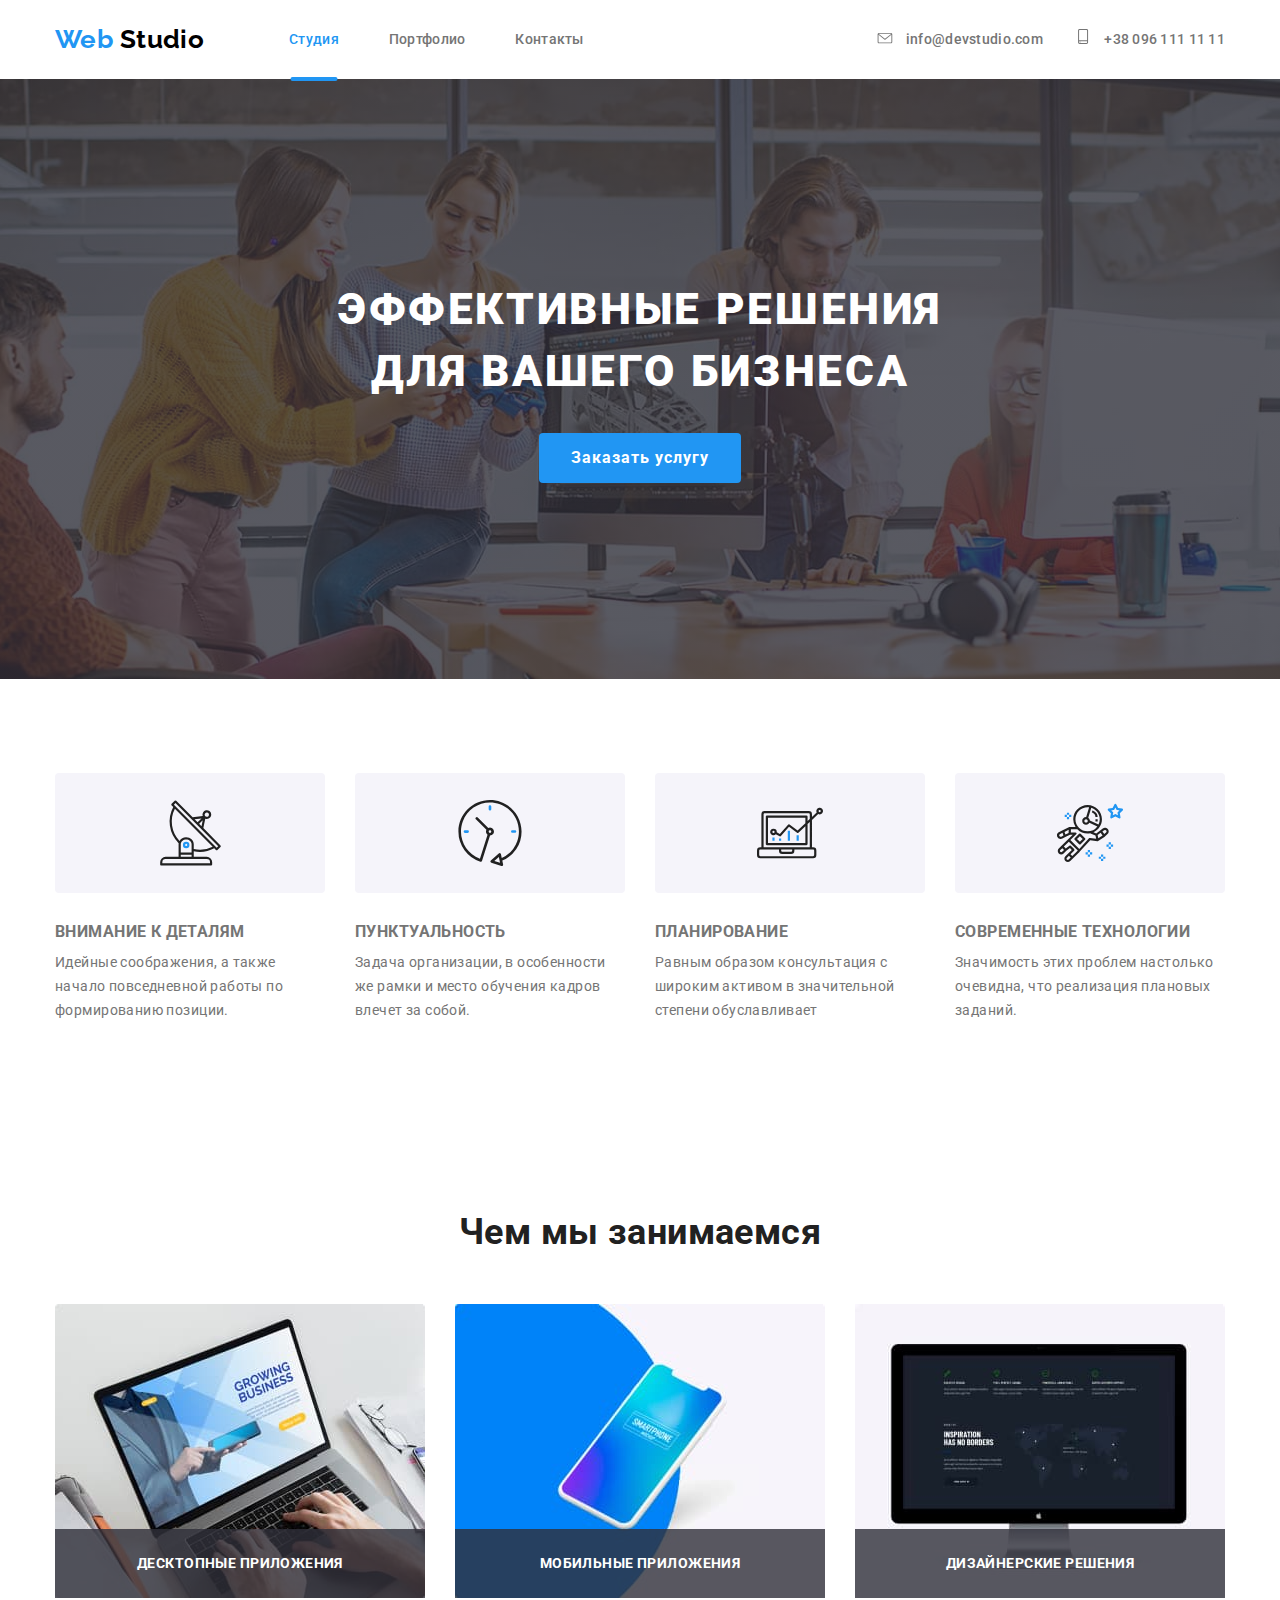
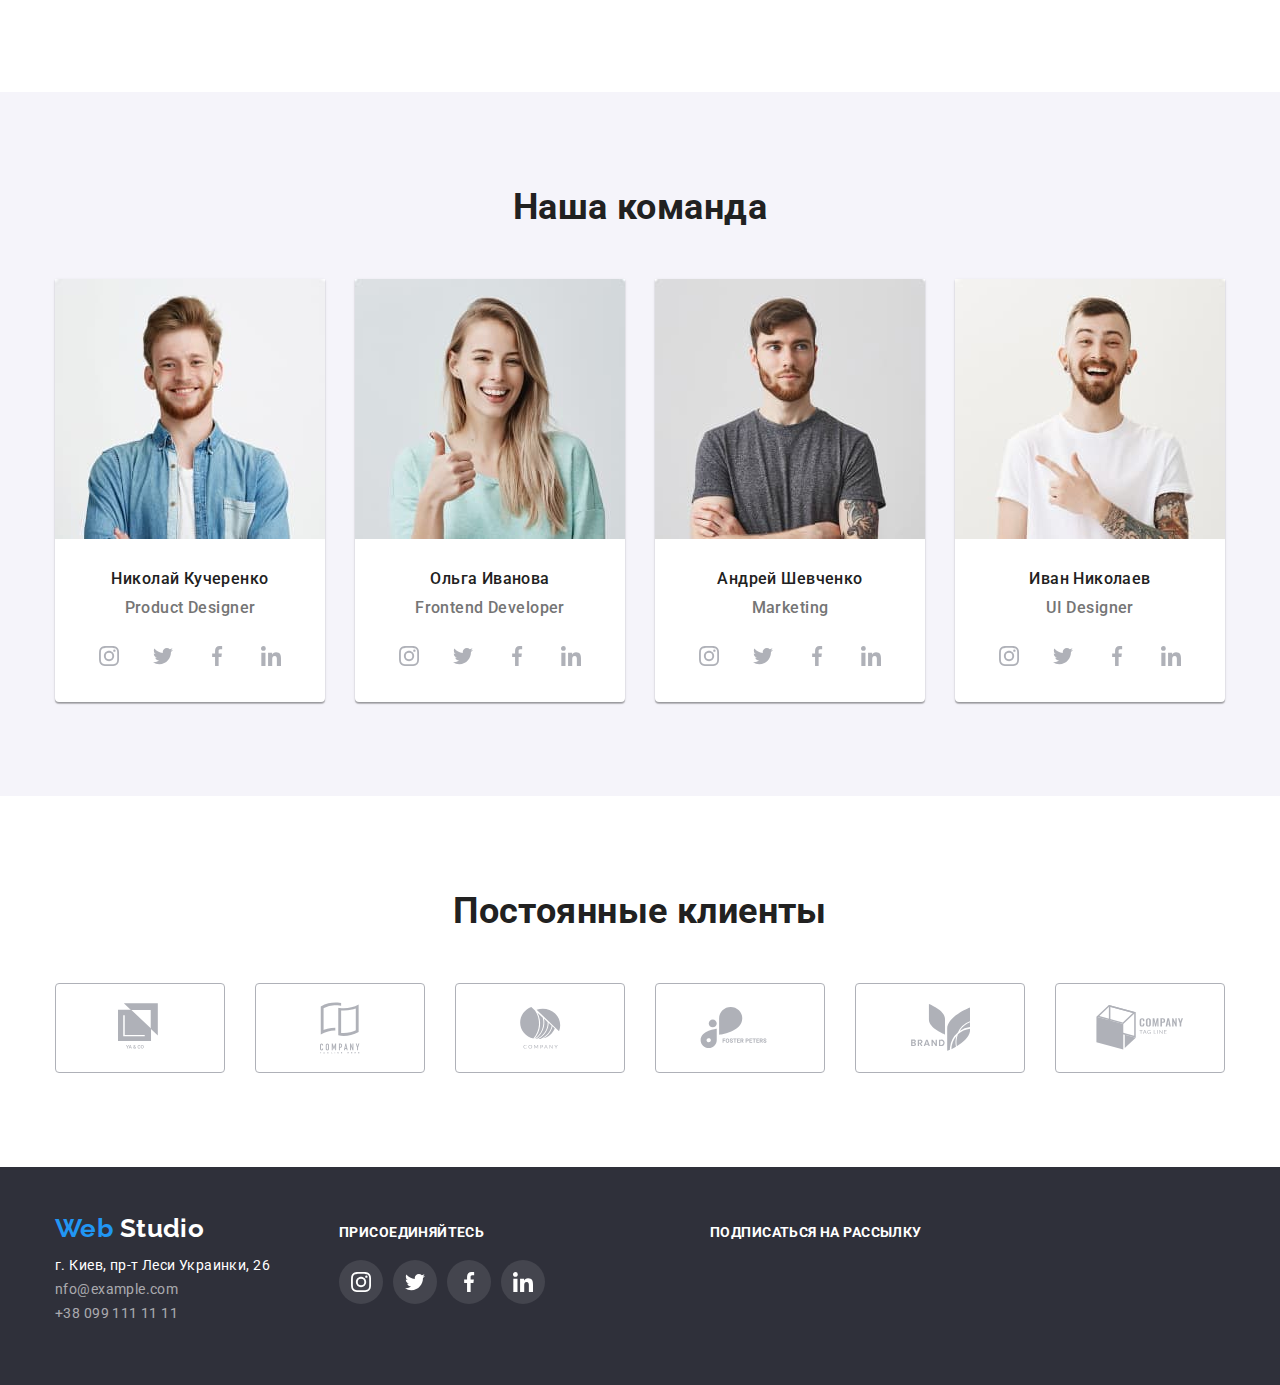
<file: index.html>
<!DOCTYPE html>
<html lang="ru">

<head>
    <meta charset="UTF-8">
    <meta name="viewport" content="width=device-width, initial-scale=1.0">
    <title>Web Studio</title>
    <link
        href="https://fonts.googleapis.com/css2?family=Raleway:wght@700&family=Roboto:wght@400;500;700;900&display=swap"
        rel="stylesheet">
    <link rel="stylesheet"
        href="https://cdnjs.cloudflare.com/ajax/libs/modern-normalize/0.6.0/modern-normalize.min.css">
    <link rel="stylesheet" href="./css/main.css">
</head>

<body>
    <!-- шапка сайта -->
    <header class="page-header">
        <div class="contenier main-nav">
            <nav class="nav">
                <a href="./index.html " class="logo-header"> <span class="logo-blue">Web</span> Studio</a>
                <ul class="nav-list">
                    <li class="item"><a href="#" class="nav-link studio"> Студия</a></li>
                    <li class="item"><a href="./portfolio.html" class="nav-link">Портфолио</a></li>
                    <li class="item"><a href="#" class="nav-link">Контакты</a></li>
                </ul>
            </nav>
            <ul class="contact-list">
                <li class="item">
                    <a href="mailo:info@devstudio.com" class="contact-mailo">
                        <svg class="contact-icon" width="16" height="11">
                            <use href="./img/symbol-defs.svg#icon-envelope"></use>
                        </svg>
                        info@devstudio.com
                    </a>
                </li>
                <li class="item">
                    <a href="tel:+380961111111" class="contact-tel">
                        <svg class="contact-icon" width="16" height="15">
                            <use href="./img/symbol-defs.svg#icon-phone"></use>
                        </svg>
                        +38 096 111 11 11
                    </a>
                </li>
            </ul>
        </div>
    </header>
    <main>
        <!-- Hero -->
        <div>
            <section class="hero">
                <h1 class="hero-title">Эффективные решения<br>для вашего бизнеса</h1>
                <a href="" class="hero-btn">Заказать услугу</a>
            </section>
        </div>

        <section class="section">
            <div class="contenier">
                <!-- скрытый заголовок -->
                <h2 class="title-hidden">Наши преимущества</h2>
                <ul class="link features-flexx ">
                    <li class="features-item">
                        <div class="features-icon">
                            <svg width="65" height="70">
                                <use href="./img/symbol-defs.svg#icon-antenna1">
                                </use>
                            </svg>
                        </div>
                        <h3 class="features-title">Внимание к деталям</h3>
                        <p class="features-text">Идейные соображения, а также начало повседневной работы по формированию
                            позиции.</p>
                    </li>
                    <li class="features-item">
                        <div class="features-icon">
                            <svg width="66" height="70">
                                <use href="./img/symbol-defs.svg#icon-clock1">
                                </use>
                            </svg>
                        </div>
                        <h3 class="features-title">Пунктуальность</h3>
                        <p class="features-text">Задача организации, в особенности же рамки и место обучения кадров
                            влечет
                            за собой.</p>
                    </li>
                    <li class="features-item">
                        <div class="features-icon">
                            <svg width="66" height="70">
                                <use href="./img/symbol-defs.svg#icon-diagram1">
                                </use>
                            </svg>
                        </div>
                        <h3 class="features-title">Планирование</h3>
                        <p class="features-text">Равным образом консультация с широким активом в значительной степени
                            обуславливает</p>
                    </li>
                    <li class="features-item">
                        <div class="features-icon">
                            <svg width="66" height="70">
                                <use href="./img/symbol-defs.svg#icon-astronaut1">
                                </use>
                            </svg>
                        </div>
                        <h3 class="features-title">Современные технологии</h3>
                        <p class="features-text">Значимость этих проблем настолько очевидна, что реализация плановых
                            заданий.</p>
                    </li>
                </ul>
            </div>
        </section>
        <!-- Чем мы занимаемся -->
        <section class="direction">
            <div class="contenier">
                <h2 class="section-title">Чем мы занимаемся</h2>
                <ul class="link direction-flex ">
                    <li class="direction-item">
                        <div class="position">
                            <img src="./img/imgphon.jpg" alt="ноутбук" width="370">
                            <p class="text">Десктопные приложения</p>
                        </div>
                    </li>
                    <li class="direction-item">
                        <div class="position">
                            <img src="./img/box.jpg" alt="мобильный телефон" width="370">
                            <p class="text">Мобильные приложения</p>
                        </div>
                    </li>
                    <li class="direction-item">
                        <div class="position">
                            <img src="./img/mono.jpg" alt="монитор" width="370">
                            <p class="text">Дизайнерские решения</p>
                        </div>
                    </li>
                </ul>
            </div>
        </section>
        <!-- Наша команда -->
        <section class="team">
            <div class="contenier">
                <h2 class="section-title">Наша команда</h2>
                <ul class="link team-flex">
                    <li class="team-item">
                        <img src="./img/img.jpg" alt="photo guy" width="270">
                        <p class="team-title">Николай Кучеренко</p>
                        <p class="team-role">Product Designer</p>
                        <ul class="icon-flex">
                            <li class="icon-item">
                                <a href="" class="social-link" aria-label="Instagram Link">
                                    <svg class="social-icon" width="20" height="20">
                                        <use href="./img/symbol-defs.svg#icon-instagram-2"></use>
                                    </svg>
                                </a>
                            </li>
                            <li class="icon-item">
                                <a href="" class="social-link" aria-label="Twitter Link">
                                    <svg class="social-icon" width="20" height="20">
                                        <use href="./img/symbol-defs.svg#icon-twitter-1"></use>
                                    </svg>
                                </a>
                            </li>
                            <li class="icon-item">
                                <a href="" class="social-link" aria-label="Facebook Link">
                                    <svg class="social-icon" width="20" height="20">
                                        <use href="./img/symbol-defs.svg#icon-facebook-1"></use>
                                    </svg>
                                </a>
                            </li>
                            <li class="icon-item">
                                <a href="" class="social-link" aria-label="FLinkedin Link">
                                    <svg class="social-icon" width="20" height="20">
                                        <use href="./img/symbol-defs.svg#icon-linkedin-1"></use>
                                    </svg>
                                </a>
                            </li>
                        </ul>
                    </li>
                    <li class="team-item">
                        <img src="./img/img-2.jpg" alt="photo girl" width="270">
                        <p class="team-title">Ольга Иванова</p>
                        <p class="team-role">Frontend Developer</p>
                        <ul class="icon-flex">
                            <li class="icon-item">
                                <a href="" class="social-link" aria-label="Instagram Link">
                                    <svg class="social-icon" width="20" height="20">
                                        <use href="./img/symbol-defs.svg#icon-instagram-2"></use>
                                    </svg>
                                </a>
                            </li>
                            <li class="icon-item">
                                <a href="" class="social-link" aria-label="Twitter Link">
                                    <svg class="social-icon" width="20" height="20">
                                        <use href="./img/symbol-defs.svg#icon-twitter-1"></use>
                                    </svg>
                                </a>
                            </li>
                            <li class="icon-item">
                                <a href="" class="social-link" aria-label="Facebook Link">
                                    <svg class="social-icon" width="20" height="20">
                                        <use href="./img/symbol-defs.svg#icon-facebook-1"></use>
                                    </svg>
                                </a>
                            </li>
                            <li class="icon-item">
                                <a href="" class="social-link" aria-label="FLinkedin Link">
                                    <svg class="social-icon" width="20" height="20">
                                        <use href="./img/symbol-defs.svg#icon-linkedin-1"></use>
                                    </svg>
                                </a>
                            </li>
                        </ul>
                    </li>
                    <li class="team-item">
                        <img src="./img/img-3.jpg" alt="photo guy" width="270">
                        <p class="team-title">Андрей Шевченко</p>
                        <p class="team-role">Marketing</p>
                        <ul class="icon-flex">
                            <li class="icon-item">
                                <a href="" class="social-link" aria-label="Instagram Link">
                                    <svg class="social-icon" width="20" height="20">
                                        <use href="./img/symbol-defs.svg#icon-instagram-2"></use>
                                    </svg>
                                </a>
                            </li>
                            <li class="icon-item">
                                <a href="" class="social-link" aria-label="Twitter Link">
                                    <svg class="social-icon" width="20" height="20">
                                        <use href="./img/symbol-defs.svg#icon-twitter-1"></use>
                                    </svg>
                                </a>
                            </li>
                            <li class="icon-item">
                                <a href="" class="social-link" aria-label="Facebook Link">
                                    <svg class="social-icon" width="20" height="20">
                                        <use href="./img/symbol-defs.svg#icon-facebook-1"></use>
                                    </svg>
                                </a>
                            </li>
                            <li class="icon-item">
                                <a href="" class="social-link" aria-label="FLinkedin Link">
                                    <svg class="social-icon" width="20" height="20">
                                        <use href="./img/symbol-defs.svg#icon-linkedin-1"></use>
                                    </svg>
                                </a>
                            </li>
                        </ul>
                    </li>
                    <li class="team-item">
                        <img src="./img/img-4.jpg" alt="photo girl" width="270">
                        <p class="team-title">Иван Николаев</p>
                        <p class="team-role">UI Designer</p>
                        <ul class="icon-flex">
                            <li class="icon-item">
                                <a href="" class="social-link" aria-label="Instagram Link">
                                    <svg class="social-icon" width="20" height="20">
                                        <use href="./img/symbol-defs.svg#icon-instagram-2"></use>
                                    </svg>
                                </a>
                            </li>
                            <li class="icon-item">
                                <a href="" class="social-link" aria-label="Twitter Link">
                                    <svg class="social-icon" width="20" height="20">
                                        <use href="./img/symbol-defs.svg#icon-twitter-1"></use>
                                    </svg>
                                </a>
                            </li>
                            <li class="icon-item">
                                <a href="" class="social-link" aria-label="Facebook Link">
                                    <svg class="social-icon" width="20" height="20">
                                        <use href="./img/symbol-defs.svg#icon-facebook-1"></use>
                                    </svg>
                                </a>
                            </li>
                            <li class="icon-item">
                                <a href="" class="social-link" aria-label="FLinkedin Link">
                                    <svg class="social-icon" width="20" height="20">
                                        <use href="./img/symbol-defs.svg#icon-linkedin-1"></use>
                                    </svg>
                                </a>
                            </li>
                        </ul>
                    </li>
                </ul>
            </div>
        </section>
        <!-- Клиенты -->
        <section class="section">
            <div class="contenier">
                <h2 class="section-title">Постоянные клиенты</h2>
                <ul class="link customers-flex">
                    <li class="customers-item">
                        <a href="" class="customers" aria-label="Логитип компании1">
                            <svg class="customers-icon" width="44" height="49">
                                <use href="./img/symbol-defs.svg#icon-logo1"></use>
                            </svg>
                        </a>
                    </li>
                    <li class="customers-item">
                        <a href="" class="customers" aria-label="Логитип компании2">
                            <svg class="customers-icon" width="40" height="52">
                                <use href="./img/symbol-defs.svg#icon-logo2"></use>
                            </svg>
                        </a>
                    </li>
                    <li class="customers-item">
                        <a href="" class="customers" aria-label="Логитип компании3">
                            <svg class="customers-icon" width="41" height="42">
                                <use href="./img/symbol-defs.svg#icon-logo3"></use>
                            </svg>
                        </a>
                    </li>
                    <li class="customers-item">
                        <a href="" class="customers" aria-label="Логитип компании4">
                            <svg class="customers-icon" width="80" height="42">
                                <use href="./img/symbol-defs.svg#icon-logo4"></use>
                            </svg>
                        </a>
                    </li>
                    <li class="customers-item">
                        <a href="" class="customers" aria-label="Логитип компании5">
                            <svg class="customers-icon" width="59" height="47">
                                <use href="./img/symbol-defs.svg#icon-logo5"></use>
                            </svg>
                        </a>
                    </li>
                    <li class="customers-item">
                        <a href="" class="customers" aria-label="Логитип компании6">
                            <svg class="customers-icon" width="88" height="45">
                                <use href="./img/symbol-defs.svg#icon-logo6"></use>
                            </svg>
                        </a>
                    </li>
                </ul>
            </div>
        </section>
    </main>
    <!-- Футер -->
    <footer class="footer">
        <div class="contenier">
            <div class="footer-flex">
                <div class="logo-address">
                    <p class="logo-footer"> <span class="logo-blue">Web</span> Studio</p>
                    <address class="address">
                        г. Киев, пр-т Леси Украинки, 26
                        <span class="address-contacts">nfo@example.com <br>
                            +38 099 111 11 11</span>
                    </address>
                </div>
                <div class="action-flex">
                    <b class="action">Присоединяйтесь</b>
                    <ul class="footer-icons">
                        <li class="social-item">
                            <a href="" class="social-footer" aria-label=" ссылка на Инстаграмм">
                                <svg class="icon" width="20" height="20">
                                    <use href="./img/symbol-defs.svg#icon-instagram-2"></use>
                                </svg>
                            </a>
                        </li>
                        <li class="social-item">
                            <a href="" class="social-footer" aria-label=" ссылка на Твитер">
                                <svg class="icon" width="20" height="20">
                                    <use href="./img/symbol-defs.svg#icon-twitter-1"></use>
                                </svg>
                            </a>
                        </li>
                        <li class="social-item">
                            <a href="" class="social-footer" aria-label=" сссылка на Фейсбук">
                                <svg class="icon" width="20" height="20">
                                    <use href="./img/symbol-defs.svg#icon-facebook-1"></use>
                                </svg>
                            </a>
                        </li>
                        <li class="social-item">
                            <a href="" class="social-footer" aria-label=" ссылка на Линкедын">
                                <svg class="icon" width="20" height="20">
                                    <use href="./img/symbol-defs.svg#icon-linkedin-1"></use>
                                </svg>
                            </a>
                        </li>
                    </ul>
                </div>
                <div>
                    <b class="action">Подписаться на рассылку</b>
                </div>
            </div>
            <!-- <p class="copyright">2020 | Developed by GoIT Students</p> -->
        </div>
    </footer>
</body>

</html>
</file>
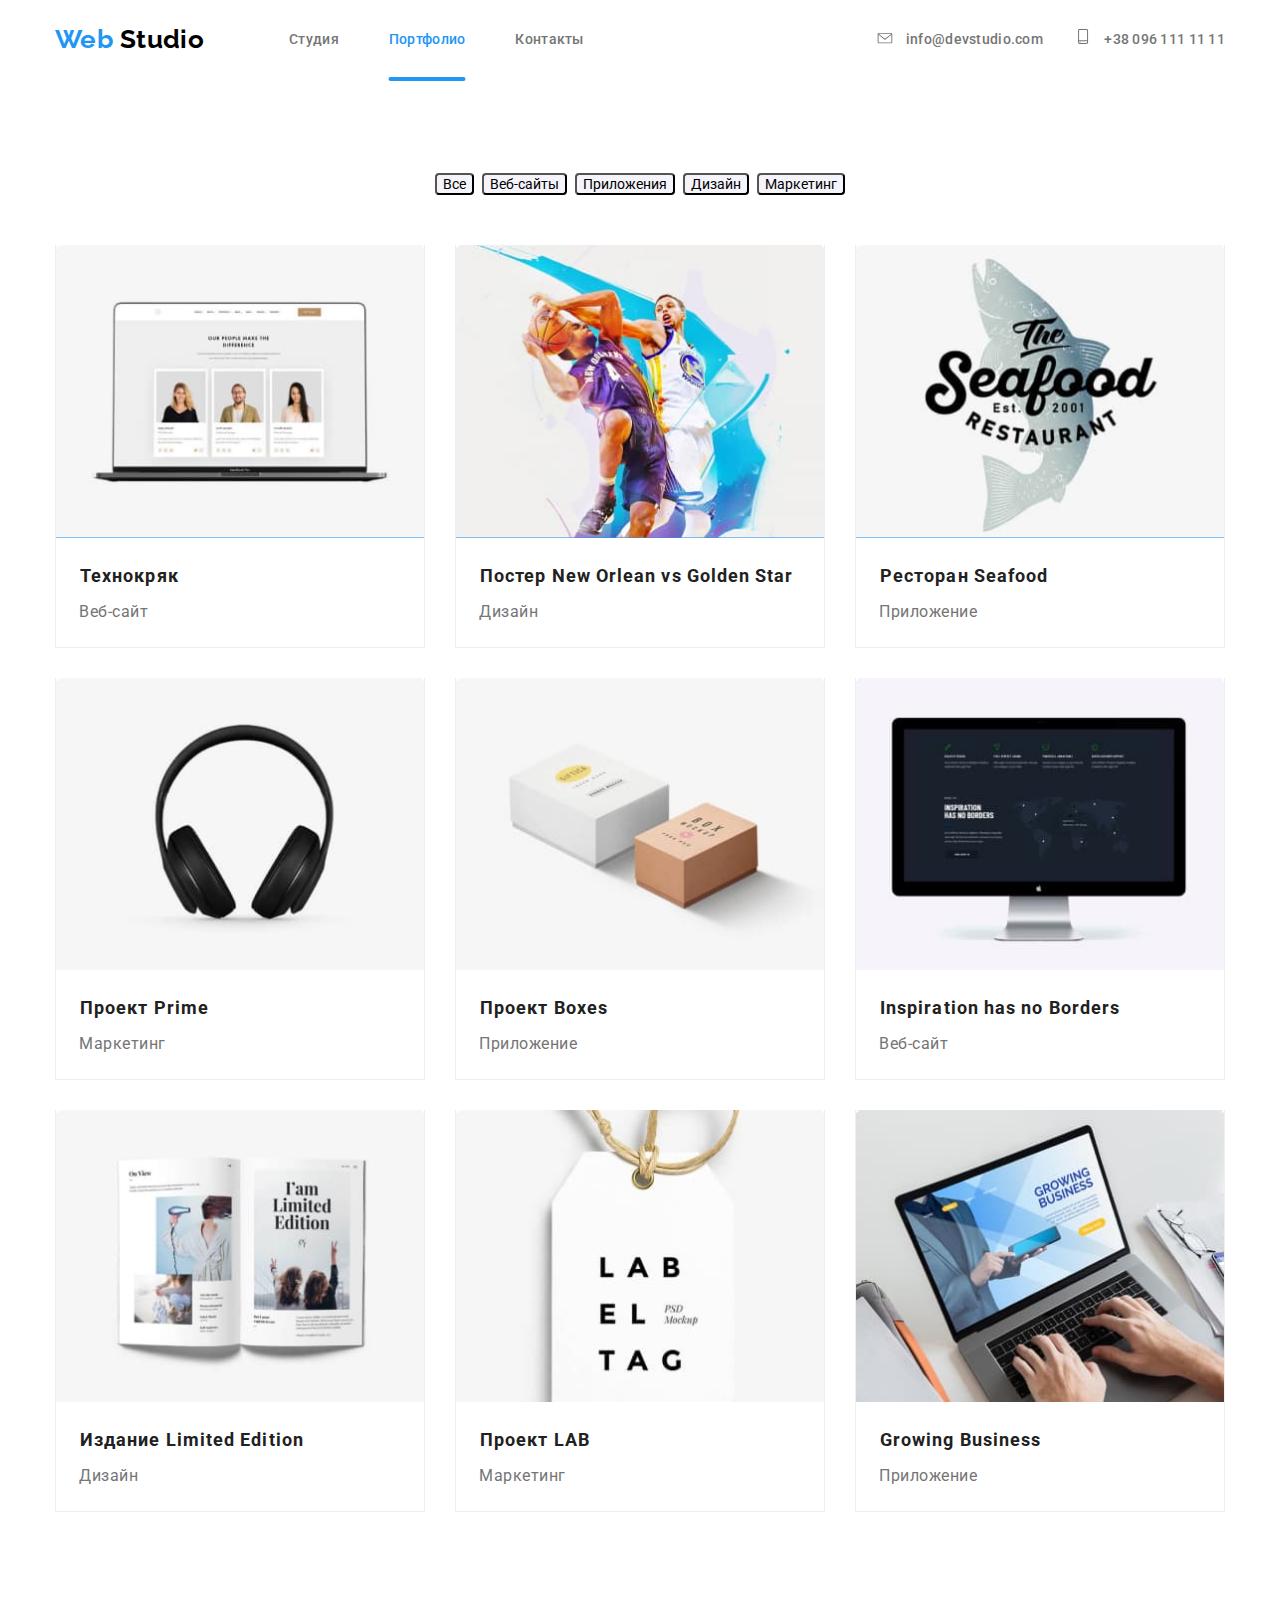
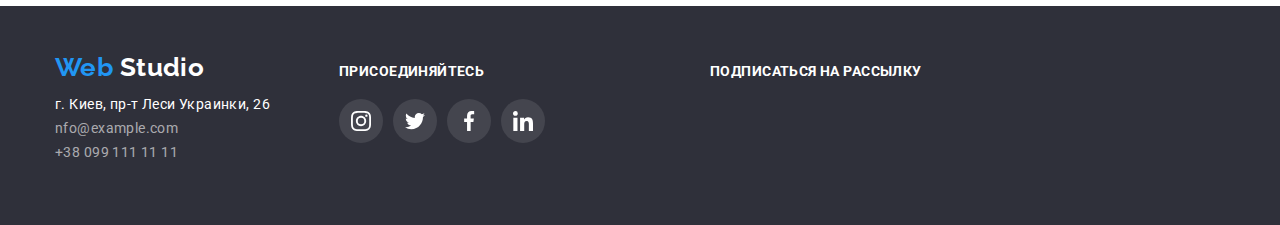
<file: portfolio.html>
<!DOCTYPE html>
<html lang="ru">

<head>
    <meta charset="UTF-8">
    <meta name="viewport" content="width=device-width, initial-scale=1.0">
    <title>Web Studio</title>
    <link
        href="https://fonts.googleapis.com/css2?family=Raleway:wght@700&family=Roboto:wght@400;500;700;900&display=swap"
        rel="stylesheet">
    <link rel="stylesheet"
        href="https://cdnjs.cloudflare.com/ajax/libs/modern-normalize/0.6.0/modern-normalize.min.css">
    <link rel="stylesheet"
        href="https://cdnjs.cloudflare.com/ajax/libs/modern-normalize/0.6.0/modern-normalize.min.css">
    <link rel="stylesheet" href="./css/main.css">
</head>

<body>
    <header class="page-header">
        <div class="contenier main-nav">
            <nav class="nav">
                <a href="./index.html " class="logo-header"> <span class="logo-blue">Web</span> Studio</a>
                <ul class="nav-list">
                    <li class="item"><a href="./index.html" class="nav-link"> Студия</a></li>
                    <li class="item"><a href="./portfolio.html" class="nav-link portfolio">Портфолио</a></li>
                    <li class="item"><a href="#" class="nav-link">Контакты</a></li>
                </ul>
            </nav>
            <ul class="contact-list">
                <li class="item">
                    <a href="mailo:info@devstudio.com" class="contact-mailo">
                        <svg class="contact-icon" width="16" height="11">
                            <use href="./img/symbol-defs.svg#icon-envelope"></use>
                        </svg>
                        info@devstudio.com
                    </a>
                </li>
                <li class="item">
                    <a href="tel:+380961111111" class="contact-tel">
                        <svg class="contact-icon" width="16" height="15">
                            <use href="./img/symbol-defs.svg#icon-phone"></use>
                        </svg>
                        +38 096 111 11 11
                    </a>
                </li>
            </ul>
        </div>
    </header>
    <main>
        <section class="section">
            <div class="contenier">
                <h1 class="title-hidden">Наши робот</h1>
                <ul class="link button-flex">
                    <li class="btn-item">
                        <button type="button" class="radio-btn">Все</button>
                    </li>
                    <li class="btn-item"><button type="button" class="radio-btn">Веб-сайты</button></li>
                    <li class="btn-item"><button type="button" class="radio-btn">Приложения</button></li>
                    <li class="btn-item"><button type="button" class="radio-btn">Дизайн</button></li>
                    <li class="btn-item"><button type="button" class="radio-btn">Маркетинг</button></li>
                </ul>
                <ul class="link portfolio-flex">
                    <li class="portfolio-item">
                        <a href="" class="portfolio-link">
                            <div class="position-portfolio">
                                <img src="./img/img13.jpg" alt="Экран ноутбука">
                                <p class="portfolio-text">Технокряк это современная площадка распространения
                                    коронавируса.
                                    Компании используют эту
                                    платформу для цифрового
                                    шпионажа и атак на защищённые сервера конкурентов.</p>
                            </div>
                            <h2 class="portfolio-title">Технокряк</h2>
                            <p class="portfolio-category">Веб-сайт</p>
                        </a>

                    </li>
                    <li class="portfolio-item">

                        <a href="" class="portfolio-link">
                            <div class="position-portfolio">
                                <img src="./img/img11.jpg" alt="Два баскедболиста">
                                <p class="portfolio-text">Технокряк это современная площадка распространения
                                    коронавируса.
                                    Компании используют эту
                                    платформу для цифрового
                                    шпионажа и атак на защищённые сервера конкурентов.</p>
                            </div>
                            <h2 class="portfolio-title">Постер New Orlean vs Golden Star</h2>
                            <p class="portfolio-category">Дизайн</p>
                        </a>
                    </li>
                    <li class="portfolio-item">
                        <a href="" class="portfolio-link">
                            <div class="position-portfolio">
                                <img src="./img/img12.jpg" alt="Ресторан Морская еда">
                                <p class="portfolio-text">Технокряк это современная площадка распространения
                                    коронавируса.
                                    Компании используют эту
                                    платформу для цифрового
                                    шпионажа и атак на защищённые сервера конкурентов.</p>
                            </div>
                            <h2 class="portfolio-title">Ресторан Seafood</h2>
                            <p class="portfolio-category">Приложение</p>
                        </a>
                    </li>
                    <li class="portfolio-item">

                        <a href="" class="portfolio-link">
                            <div class="position-portfolio">
                                <img src="./img/img14.jpg" alt="Наушники">
                                <p class="portfolio-text">Технокряк это современная площадка распространения
                                    коронавируса.
                                    Компании используют эту
                                    платформу для цифрового
                                    шпионажа и атак на защищённые сервера конкурентов.</p>
                            </div>
                            <h2 class="portfolio-title">Проект Prime</h2>
                            <p class="portfolio-category">Маркетинг</p>
                        </a>
                    </li>
                    <li class="portfolio-item">
                        <a href="" class="portfolio-link">
                            <div class="position-portfolio">
                                <img src="./img/img15.jpg" alt="Две коробки">
                                <p class="portfolio-text">Технокряк это современная площадка распространения
                                    коронавируса.
                                    Компании используют эту
                                    платформу для цифрового
                                    шпионажа и атак на защищённые сервера конкурентов.</p>
                            </div>
                            <h2 class="portfolio-title">Проект Boxes</h2>
                            <p class="portfolio-category">Приложение</p>
                        </a>
                    </li>
                    <li class="portfolio-item">
                        <a href="" class="portfolio-link">
                            <div class="position-portfolio">
                                <img src="./img/img16.jpg" alt="Монитор">
                                <p class="portfolio-text">Технокряк это современная площадка распространения
                                    коронавируса.
                                    Компании используют эту
                                    платформу для цифрового
                                    шпионажа и атак на защищённые сервера конкурентов.</p>
                            </div>
                            <h2 class="portfolio-title">Inspiration has no Borders</h2>
                            <p class="portfolio-category">Веб-сайт</p>
                        </a>
                    </li>
                    <li class="portfolio-item">

                        <a href="" class="portfolio-link">
                            <div class="position-portfolio">
                                <img src="./img/img17.jpg" alt="Журнал">
                                <p class="portfolio-text">Технокряк это современная площадка распространения
                                    коронавируса.
                                    Компании используют эту
                                    платформу для цифрового
                                    шпионажа и атак на защищённые сервера конкурентов.</p>
                            </div>
                            <h2 class="portfolio-title">Издание Limited Edition</h2>
                            <p class="portfolio-category">Дизайн</p>

                        </a>

                    </li>
                    <li class="portfolio-item">

                        <a href="" class="portfolio-link">
                            <div class="position-portfolio">
                                <img src="./img/img18.jpg" alt="Бирка">
                                <p class="portfolio-text">Технокряк это современная площадка распространения
                                    коронавируса.
                                    Компании используют эту
                                    платформу для цифрового
                                    шпионажа и атак на защищённые сервера конкурентов.</p>
                            </div>
                            <h2 class="portfolio-title">Проект LAB</h2>
                            <p class="portfolio-category">Маркетинг</p>
                        </a>
                    </li>
                    <li class="portfolio-item">
                        <a href="" class="portfolio-link">
                            <div class="position-portfolio">
                                <img src="./img/img19.jpg" alt="Человек работает за ноутбуком">
                                <p class="portfolio-text">Технокряк это современная площадка распространения
                                    коронавируса.
                                    Компании используют эту
                                    платформу для цифрового
                                    шпионажа и атак на защищённые сервера конкурентов.</p>
                            </div>
                            <h2 class="portfolio-title">Growing Business</h2>
                            <p class="portfolio-category">Приложение</p>
                        </a>
                    </li>
                </ul>
            </div>
        </section>
    </main>
    <!-- Футер -->
    <footer class="footer">
        <div class="contenier">
            <div class="footer-flex">
                <div class="logo-address">
                    <p class="logo-footer"> <span class="logo-blue">Web</span> Studio</p>
                    <address class="address">
                        г. Киев, пр-т Леси Украинки, 26
                        <span class="address-contacts">nfo@example.com <br>
                            +38 099 111 11 11</span>
                    </address>
                </div>
                <div class="action-flex">
                    <b class="action">Присоединяйтесь</b>
                    <ul class="footer-icons">
                        <li class="social-item">
                            <a href="" class="social-footer" aria-label=" ссылка на Инстаграмм">
                                <svg class="icon" width="20" height="20">
                                    <use href="./img/symbol-defs.svg#icon-instagram-2"></use>
                                </svg>
                            </a>
                        </li>
                        <li class="social-item">
                            <a href="" class="social-footer" aria-label=" ссылка на Твитер">
                                <svg class="icon" width="20" height="20">
                                    <use href="./img/symbol-defs.svg#icon-twitter-1"></use>
                                </svg>
                            </a>
                        </li>
                        <li class="social-item">
                            <a href="" class="social-footer" aria-label=" сссылка на Фейсбук">
                                <svg class="icon" width="20" height="20">
                                    <use href="./img/symbol-defs.svg#icon-facebook-1"></use>
                                </svg>
                            </a>
                        </li>
                        <li class="social-item">
                            <a href="" class="social-footer" aria-label=" ссылка на Линкедын">
                                <svg class="icon" width="20" height="20">
                                    <use href="./img/symbol-defs.svg#icon-linkedin-1"></use>
                                </svg>
                            </a>
                        </li>
                    </ul>
                </div>
                <div>
                    <b class="action">Подписаться на рассылку</b>
                </div>
            </div>
            <!-- <p class="copyright">2020 | Developed by GoIT Students</p> -->
        </div>
    </footer>
</body>

</html>
</file>
<file: css/main.css>
:root {
    --text-color:#757575;
    --title-text-color: #212121;
    --accent-text-color:  #2196F3;
    --white-color: #FFFFFF;
}

body {
    background-color: var(--white-color);
    color: var(--text-color);

    font-family: 'Roboto', sans-serif;
    font-style: normal;
    font-weight: 400;
    font-size: 14px;
    line-height: 1.7;
    letter-spacing: 0.03em;

    

}

a{
    text-decoration: none;
}

li {
    list-style:  none;
    
}
address {
    font-style: inherit;
}

img {
    display: block;
    max-width: 100%;
    height: auto;
}

.title-hidden {
   position: absolute;
   width: 1px;
   height: 1px;
   margin: -1px;
   border: 0;
   padding: 0;
   clip: rect(0 0 0 0);
   overflow: hidden;
}


/* главный логитип */


.contenier {
    margin-right: auto;
    margin-left: auto;
    width: 1200px;
    padding-right: 15px;
    padding-left: 15px;
    
    /* outline: 2px solid red; */

}

.main-nav {
    display: flex;
    align-items: center;
    
}

.nav {
    display: flex;
    align-items: center; 
}

.logo-header {
    color:  #000000;

    font-family: Raleway, sans-serif;;
    font-weight: 700;
    font-size: 26px;
    line-height: 1.2;

    margin-right: 85px;
    
}

.logo-blue {
    color: var(--accent-text-color);
}




.nav-list  {
    display: flex;
    padding: 0;
    margin: 0;
}

.nav-link {
    color: var(--text-color);
    font-weight: 500;
    font-size: 14px;
    line-height: 1.1;
    letter-spacing: 0.02em;
    padding: 0;
    margin-top: 0;
    margin-bottom: 0;
    
}

.nav-link:hover {
    color: var(--accent-text-color);
    transition: transform 250ms cubic-bezier(0.4, 0, 0.2, 1);
}
.nav-link:focus {
    color: var(--accent-text-color);
    transition: transform 250ms cubic-bezier(0.4, 0, 0.2, 1);
}

.studio {
    position: relative;
    color: var(--accent-text-color);
}

.studio::after {
    position: absolute;
    top: 50%;
    left: 50%;
    /* left: 0;
    bottom: 0; */
    transform: translate(-50%, -50%);
    content: '';
    height: 4px;
    width: 47px;
    /* width: 100%; */
    background-color: var(--accent-text-color);
    border-radius: 2px;
    margin-top: 39px;
}

.portfolio {
    position: relative;
    color: var(--accent-text-color);
    
}

.portfolio::after {
    position: absolute;
    top: 50%;
    left: 50%;
    transform: translate(-50%, -50%);
    content: '';
    height: 4px;
    width: 77px;
    background-color: var(--accent-text-color);
    border-radius: 2px;
    margin-top: 39px;
}

.nav-list .item:not(:last-child) {
    margin-right: 50px;
}

.nav-link {
    display: block;
    padding-top: 32px;
    padding-bottom: 32px;
}


.contact-list {
    display: flex;
    margin-left: auto;
    align-items: center;
    margin-top: 0;
    margin-bottom: 0;
    
}
.contact-list .item + .item{
    margin-left: 32px;

}
.contact-list a{

    color: var(--text-color);

    font-weight: 500;
    line-height: 1.1;
    letter-spacing: 0.02em;
  
}

ul.contact-list {
    padding: 0;
}

.contact-list a:hover {
    color: var(--accent-text-color);
    transition: transform 250ms cubic-bezier(0.4, 0, 0.2, 1);
} 

.contact-list a:focus {
    color: var(--accent-text-color);
    transition: transform 250ms cubic-bezier(0.4, 0, 0.2, 1);
}

.contact-icon {
    fill: currentColor;
    margin-right: 10PX;
}


.hero-title {
    color: var(--white-color);
    /* background-color: brown; */

    font-weight: 900;
    font-size: 44px;
    line-height: 1.4;
    text-align: center;
    letter-spacing: 0.06em;
    text-transform: uppercase;
    /* width: 696px; */
   

    padding-top: 200px;
    margin-top: 0;
    margin-bottom: 30px;
}

.portfolio-hero-title{
    margin-top: 0;
    margin-bottom: 0;
}

.hero {
  background-image: linear-gradient(
      to right,
      rgba(47, 48, 58, 0.8),
      rgba(47, 48, 58, 0.8)
    ),
    url("../img/Header\ img.jpg");
    background-repeat: no-repeat;
    background-position: center;

    background-color: darkred;

    max-width: 1600px;
    height: 600px;
    margin-right: auto;
    margin-left: auto;
    text-align: center;
}
.hero-btn  {
    
    color: var(--white-color);
    background-color: var(--accent-text-color);

    font-weight: 700;
    font-size: 16px;
    line-height: 1.9;
    display: flex;
    align-items: center;
    
    letter-spacing: 0.06em;

    min-width: 200px ;
    text-align: center;
    display: inline-block;
    border-radius: 4px;
    padding: 10px 32px;


}

.section-title {
    color: var(--title-text-color);
    font-weight: 700;
    font-size: 36px;
    line-height: 1.2;
    text-align: center;

    margin-top: 0;
    margin-bottom: 50px;

}


.section {
    padding-top: 94px;
    padding-bottom: 94px;
}

.link {
    margin: 0;
    padding: 0;
}

.features-title {
    font-weight: 700;
    line-height: 1.1;
    text-transform: uppercase;
    margin-bottom: 10px;

    margin-top: 0;
    margin-bottom: ;

}

.position {
    position: relative;
}

.text {
    position: absolute;
    bottom: 0;
    right: 0;
    color: var(--white-color);
    background-color: rgba(47, 48, 58, 0.8);

    font-weight: 700;
    line-height: 1.1;
    text-align: center;
    text-transform: uppercase;
    display: inline-block;
    padding: 27px 82px;
    margin: 0;
    min-width: 370px;
}

.features-text {
    margin: 0;
}

.img {
    padding: 33px 100px;
    margin-bottom: 30px;
    background-color: #F5F4FA;
    
    
}
.features-flexx {
display: inline-flex;
}

.features-item {
    width: calc((100% - 90px) / 4);
    margin-right: 30px;

}

.features-item:last-child {
    margin-right: 0;
}

.features-icon {
    display: flex;
    justify-content: center;
    align-items: center;
    background: #F5F4FA;
    border-radius: 4px;
    width: 270px;
    height: 120px;
    margin-bottom: 30px;
}

/* .features-item::before {
    display: block;
    content: '';
   
    height: 120px;
    
    background-color:  #F5F4FA;
    background-repeat: no-repeat;
    background-position: center;
    border-radius: 4px;

    margin-bottom: 30px;
} */

/* .features-item:nth-child(1)::before {
    background-image: url(../img/antenna1.svg);
} */

/* .features-item:nth-child(2)::before {
    background-image: url(../img/clock1.svg);
} */

/* .features-item:nth-child(3)::before {
    background-image: url(../img/diagram1.svg);
} */

/* .features-item:nth-child(4)::before {
    background-image: url(../img/astronaut1.svg);
} */

.direction{
    padding-top: 94px;
    padding-bottom: 94px;
}

.direction-flex {
    display: flex;
}

.direction-item {
margin-right: 30px;
}

.direction-item:last-child {
    margin-right: 0;
}


.team {
    font-weight: 500;
    font-size: 16px;
    line-height: 1.2;
    background-color: #F5F4FA;
    padding-top: 94px;
    padding-bottom: 94px;
    
    /* outline: darkred; */
}

.team-title {
    color: var(--title-text-color);
    text-align: center;
    margin-top: 0;
    margin-bottom: 10px;
    padding-top: 30px;
}

.team-role {
    text-align: center;
    margin-top: 0;
    margin-bottom: 16px;
} 

.team-flex {
    display: flex;
}

.team-item {
    margin-right: 30px;
    background-color: var(--white-color);
    box-shadow: 0px 2px 1px rgba(0, 0, 0, 0.2), 0px 1px 1px rgba(0, 0, 0, 0.14), 0px 1px 3px rgba(0, 0, 0, 0.12);
    border-radius: 0px 0px 4px 4px; 

}

.team-item:last-child {
    margin-right: 0;
}

.icon-flex {
    display: flex;
    justify-content: center;
    padding-left: 0;
}

.icon-item {
    margin-right: 10px;
    padding-left: 0;
    padding-bottom: 24px;
}

.icon-item:last-child {
    margin-right: 0;
}

 .social-link {
    display: flex;
    justify-content: center;
    align-items: center;
    width: 44px;
    height: 44px;
    background-color: var(--white-color);
    border-radius: 50%; 
    color: #AFB1B8 ;
}

.social-link:hover {
    color: var(--white-color);
    background-color: var(--accent-text-color);
    transition: transform 250ms cubic-bezier(0.4, 0, 0.2, 1);
}

.social-link:focus {
    color: var(--white-color);
    background-color: var(--accent-text-color);
    transition: transform 250ms cubic-bezier(0.4, 0, 0.2, 1);
}


.social-icon{
    fill: currentColor;
}

.customers-flex {
    display: flex;
    /* border: 4px solid red; */
    justify-content: center;
    align-items: center;
}



 .customers-item {
    margin-right: 30px;  
}

.customers-item:last-child {
    margin-right: 0;
}

.customers {
    color: #AFB1B8;
    display: flex;
    justify-content: center;
    align-items: center;
    /* margin-right: 30px; */
    border-radius: 4px;
    border: 1px solid #AFB1B8;
    width: 170px;
    height: 90px
}

.customers:hover {
    color: var(--accent-text-color);
    border-radius: 4px;
    border: 1px solid var(--accent-text-color) ;
    transition: transform 250ms cubic-bezier(0.4, 0, 0.2, 1);

}
.customers-icon {
    fill: currentColor;
}




/*Портфолио*/

.radio-btn {
    background: #F5F4FA;
    margin-bottom: 50px;
    justify-content:flex-end;

}

.btn-item:not(:last-child) {
    margin-right: 8px;
}


.radio-btn:hover {
    color: var(--white-color);
    background-color: var(--accent-text-color);
    transition: transform 250ms cubic-bezier(0.4, 0, 0.2, 1);
}

.radio-btn:focus {
    background-color: var(--accent-text-color);
    transition: transform 250ms cubic-bezier(0.4, 0, 0.2, 1);
}


.portfolio-link {
    color: var(--white-color);
    font-weight: 400;
    font-size: 18px;
    line-height: 1.6;
    letter-spacing: 0.03em;
    box-sizing: border-box;  
     
}


.portfolio-link:hover .portfolio-text {
    transform: translateY(0);
}

.portfolio-hero-title {
    text-align: center;
}

.portfolio-title {
    
    color: var(--title-text-color);

    font-weight:700;
    font-size: 18px;
    line-height: 2;
    letter-spacing: 0.06em;
    padding-right: 24px;
    padding-left: 24px;
    padding-top: 20px;
    padding-bottom: 4px;
    margin-top: 0;
    margin-bottom: 0;
}

.portfolio-category {
    color: var(--text-color);

    font-size: 16px;
    line-height: 1.8;

    padding-right: 23px;
    padding-left: 23px;
    padding-bottom: 20px;
    margin: 0;

   
}

.button-flex {
    display: flex;
    justify-content: center;
}

.radio-btn{
    
    background: #F5F4FA;
    border-radius: 4px;
}

.portfolio-text {
    position: absolute;
    background-color: rgba(33, 150, 243, 0.9);
    width: 100%;
    height: 100%;
    left: 0;
    bottom: 0;
    margin-top: 0;
    margin-bottom: 0;
    padding-top: 63px;
    padding-bottom: 63px;
    padding-right: 24px;
    padding-left: 24px;
    transform: translateY(100%);
    transition: transform 250ms cubic-bezier(0.4, 0, 0.2, 1);
   
}

.portfolio-flex {
    display: flex;
    flex-wrap: wrap;
    margin: -15px;
    
}

.portfolio-item {
    /* width: calc((100% - 60px) / 3); */
    width: 370px;
    margin: 15px;
    border-left: 1px solid #EEEEEE;
    border-right: 1px solid #EEEEEE;
    border-bottom: 1px solid #EEEEEE;
    
    
}

.portfolio-item:hover,
.portfolio-item:focus {
    
   box-shadow: 1px 4px 6px rgba(0, 0, 0, 0.16), 0px 4px 4px rgba(0, 0, 0, 0.06), 0px 1px 1px rgba(0, 0, 0, 0.12);

}


.position-portfolio {
    position: relative;
    overflow: hidden;
}


    /*Футер*/
.footer {
   
    background-color: #2F303A;
}

.logo-footer {
    color:  var(--white-color);
    font-family: Raleway, sans-serif;
    font-weight: 700;
    font-size: 26px;
    line-height: 1.2;
    

    padding: 0;
    margin-top: 0;
    margin-bottom: 10px;

}

.address {
    display: flex;
    flex-direction: column;
    color: var(--white-color);
    
}

.address-contacts {
    color:  rgba(255, 255, 255, 0.6);
}

.action {
    display: block;
    color: var(--white-color);

    font-weight: 700;
    line-height: 1.1;
    text-transform: uppercase;
    margin-bottom: 20px;
}

.footer-icons {
    display: flex;
    padding-left: 0;
    margin-top: 0;
    margin-bottom: 0;
    margin-right: 155px;  
}


.social-footer {
    display: flex;
    justify-content: center;
    align-items: center;
    background-color:rgba(255, 255, 255, 0.1); 
    border-radius: 50%;
    color: var(--white-color) ;
    width: 44px;
    height: 44px;
    margin-right: 10px;
}

.social-footer:hover,
.social-footer:focus {
    background-color: var(--accent-text-color);
    transition: transform 250ms cubic-bezier(0.4, 0, 0.2, 1);
}

.icon {
    fill: currentColor;
}


/* 
.icons-item>.social-link{

     background-color: rgba(255, 255, 255, 0.1); */
    /* border-radius: 50%;  */
    /* color: var(--white-color) ;  */
    /* background-color:  rgba(255, 255, 255, 0.1); */
    /* display: inline-block; */
    /* height: 50px;
    width: 50px; */
    /* border-radius: 50%;
    background-repeat: no-repeat;
    background-position: center; */
    /* margin-right: 10px;
} */



/* .icons-item:nth-child(1) {
    background-image: url(../img/instagram\ 2.svg);
}

.icons-item:nth-child(2) {
    background-image: url(../img/twitter\ 1.svg);
}

.icons-item:nth-child(3) {
    background-image: url(../img/facebook\ 1.svg);
}

.icons-item:nth-child(4) {
    background-image: url(../img/linkedin\ 1.svg);
} */

/* .icons-item:hover,
.icons-item:focus
{
    
    background-color: var(--accent-text-color);
    color: var(--white-color);
} */

.footer-flex {
    display: flex;
    align-items: baseline;
    padding-top: 46px;
    padding-bottom: 60px;
}

.logo-address{
    margin-right: 69px;
}
.copyright {
    color: rgba(255, 255, 255, 0.4);

    font-size: 12px;
    line-height: 2;
    text-align: center;

}
</file>
